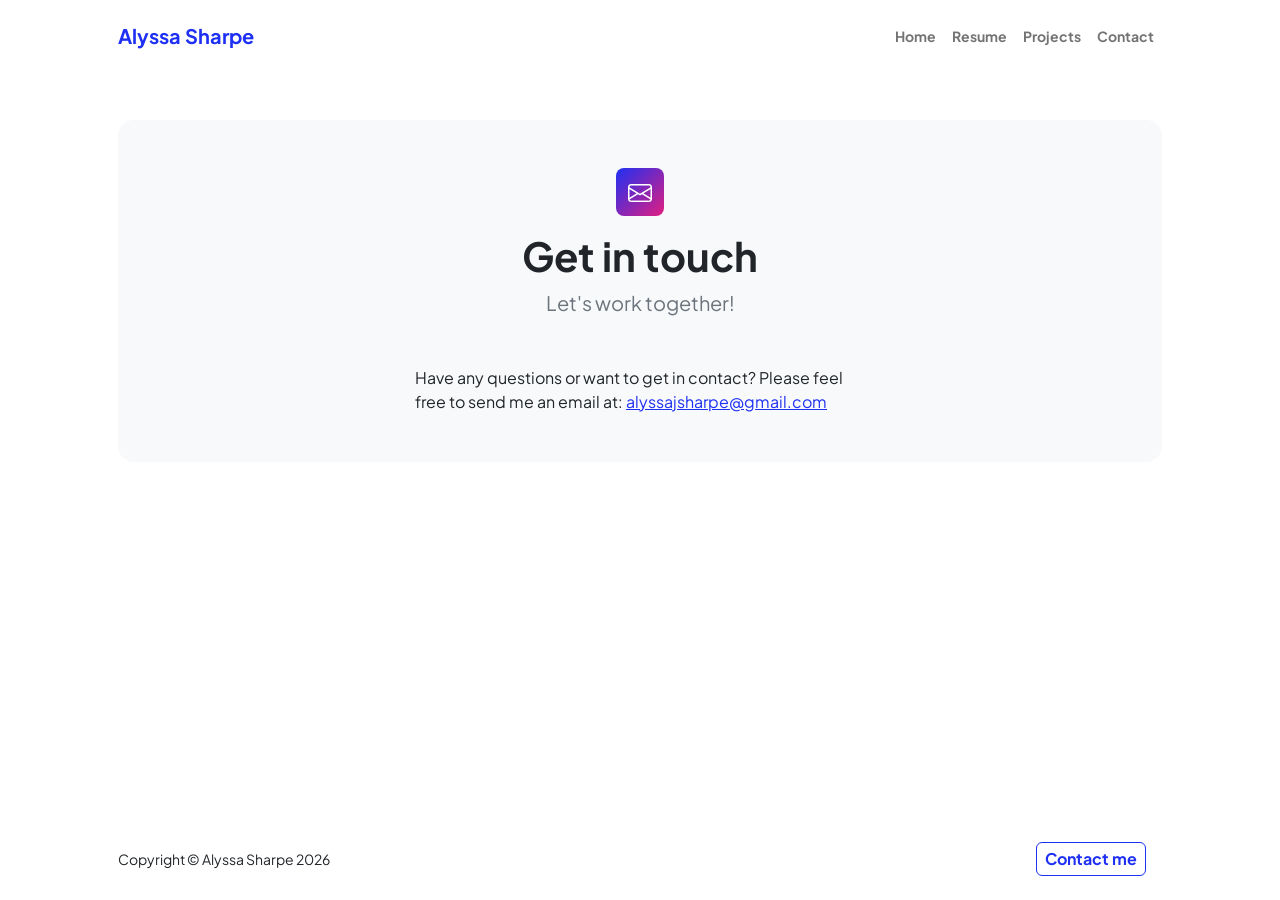
<file: contact.html>
<!DOCTYPE html>
<html lang="en">
    <head>
        <meta charset="utf-8" />
        <meta name="viewport" content="width=device-width, initial-scale=1, shrink-to-fit=no" />
        <meta name="description" content />
        <meta name="author" content />
        <title>Contact</title>
        <!-- Favicon-->
        <link rel="icon" type="image/x-icon" href="assets/favicon.ico" />
        <!-- Custom Google font-->
        <link rel="preconnect" href="https://fonts.googleapis.com" />
        <link rel="preconnect" href="https://fonts.gstatic.com" crossorigin />
        <link href="https://fonts.googleapis.com/css2?family=Plus+Jakarta+Sans:wght@100;200;300;400;500;600;700;800;900&amp;display=swap" rel="stylesheet" />
        <!-- Bootstrap icons-->
        <link href="https://cdn.jsdelivr.net/npm/bootstrap-icons@1.8.1/font/bootstrap-icons.css" rel="stylesheet" />
        <!-- Core theme CSS (includes Bootstrap)-->
        <link href="css/styles.css" rel="stylesheet" />
    </head>
    <body class="d-flex flex-column">
        <main class="flex-shrink-0">
            <!-- Navigation-->
            <nav class="navbar navbar-expand-lg navbar-light bg-white py-3">
                <div class="container px-5">
                    <a class="navbar-brand" href="index.html"><span class="fw-bolder text-primary">Alyssa Sharpe</span></a>
                    <button class="navbar-toggler" type="button" data-bs-toggle="collapse" data-bs-target="#navbarSupportedContent" aria-controls="navbarSupportedContent" aria-expanded="false" aria-label="Toggle navigation"><span class="navbar-toggler-icon"></span></button>
                    <div class="collapse navbar-collapse" id="navbarSupportedContent">
                        <ul class="navbar-nav ms-auto mb-2 mb-lg-0 small fw-bolder">
                            <li class="nav-item"><a class="nav-link" href="index.html">Home</a></li>
                            <li class="nav-item"><a class="nav-link" href="resume.html">Resume</a></li>
                            <li class="nav-item"><a class="nav-link" href="projects.html">Projects</a></li>
                            <li class="nav-item"><a class="nav-link" href="contact.html">Contact</a></li>
                        </ul>
                    </div>
                </div>
            </nav>
            <!-- Page content-->
            <section class="py-5">
                <div class="container px-5">
                    <!-- Contact form-->
                    <div class="bg-light rounded-4 py-5 px-4 px-md-5">
                        <div class="text-center mb-5">
                            <div class="feature bg-primary bg-gradient-primary-to-secondary text-white rounded-3 mb-3"><i class="bi bi-envelope"></i></div>
                            <h1 class="fw-bolder">Get in touch</h1>
                            <p class="lead fw-normal text-muted mb-0">Let's work together!</p>
                        </div>
                        <div class="row gx-5 justify-content-center">
                            <div class="col-lg-8 col-xl-6">
                                Have any questions or want to get in contact? Please feel free to send me an email at: <a href= "mailto:alyssajsharpe@gmail.com">alyssajsharpe@gmail.com</a>
                            </div>
                        </div>
                    </div>
                </div>
            </section>
        </main>
        <!-- Footer-->
        <footer class="bg-white py-4 mt-auto">
            <div class="container px-5">
                <div class="row align-items-center justify-content-between flex-column flex-sm-row">
                    <div class="col-auto"><div class="small m-0">Copyright &copy; Alyssa Sharpe 2026</div></div>
                    <div class="col-auto">
                       <a class="btn btn-outline-primary btn-small px-2 py-1 me-sm-3 fs-6 fw-bolder" href="contact.html">Contact me</a>
                    </div>
                </div>
            </div>
        </footer>
        <!-- Bootstrap core JS-->
        <script src="https://cdn.jsdelivr.net/npm/bootstrap@5.2.3/dist/js/bootstrap.bundle.min.js"></script>
        <!-- Core theme JS-->
        <script src="js/scripts.js"></script>
        <!-- * * * * * * * * * * * * * * * * * * * * * * * * * * * * * * * * * * * * * * * *-->
        <!-- * *                               SB Forms JS                               * *-->
        <!-- * * Activate your form at https://startbootstrap.com/solution/contact-forms * *-->
        <!-- * * * * * * * * * * * * * * * * * * * * * * * * * * * * * * * * * * * * * * * *-->
        <script src="https://cdn.startbootstrap.com/sb-forms-latest.js"></script>
    </body>
</html>
</file>
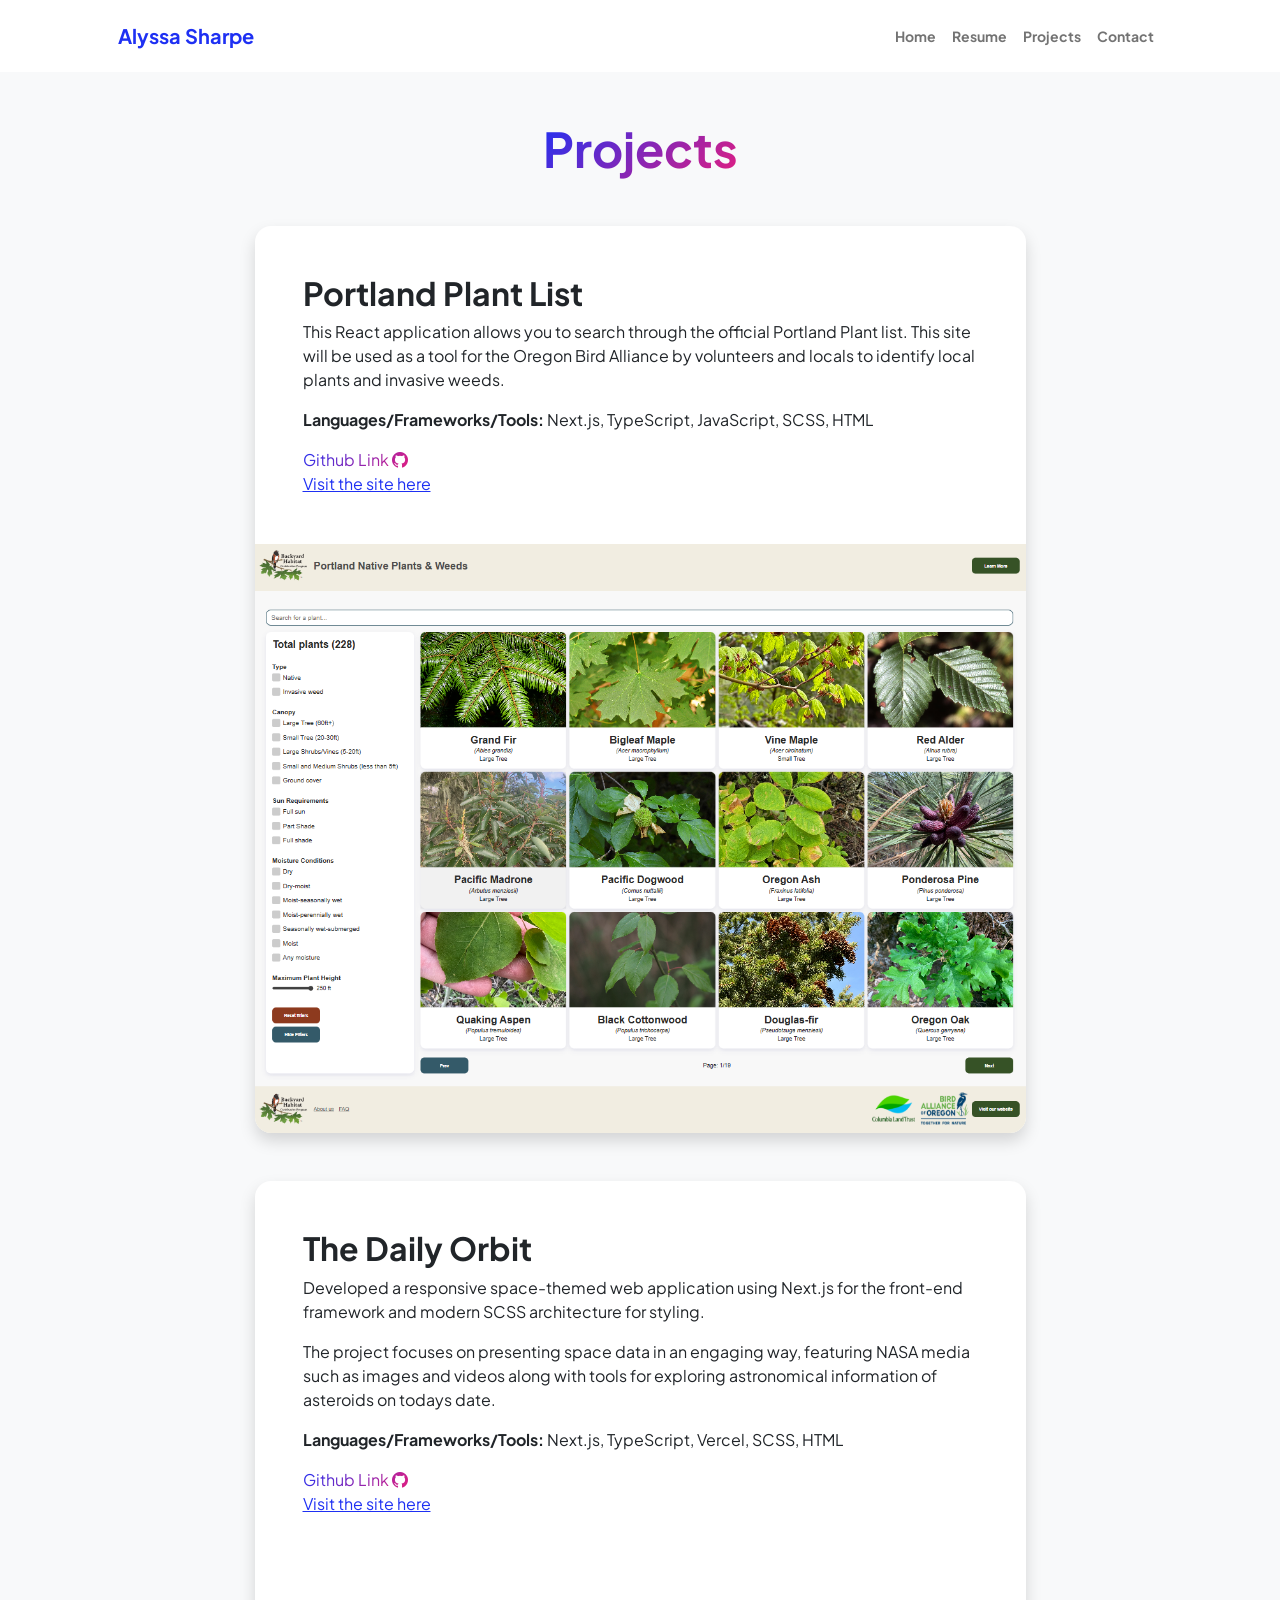
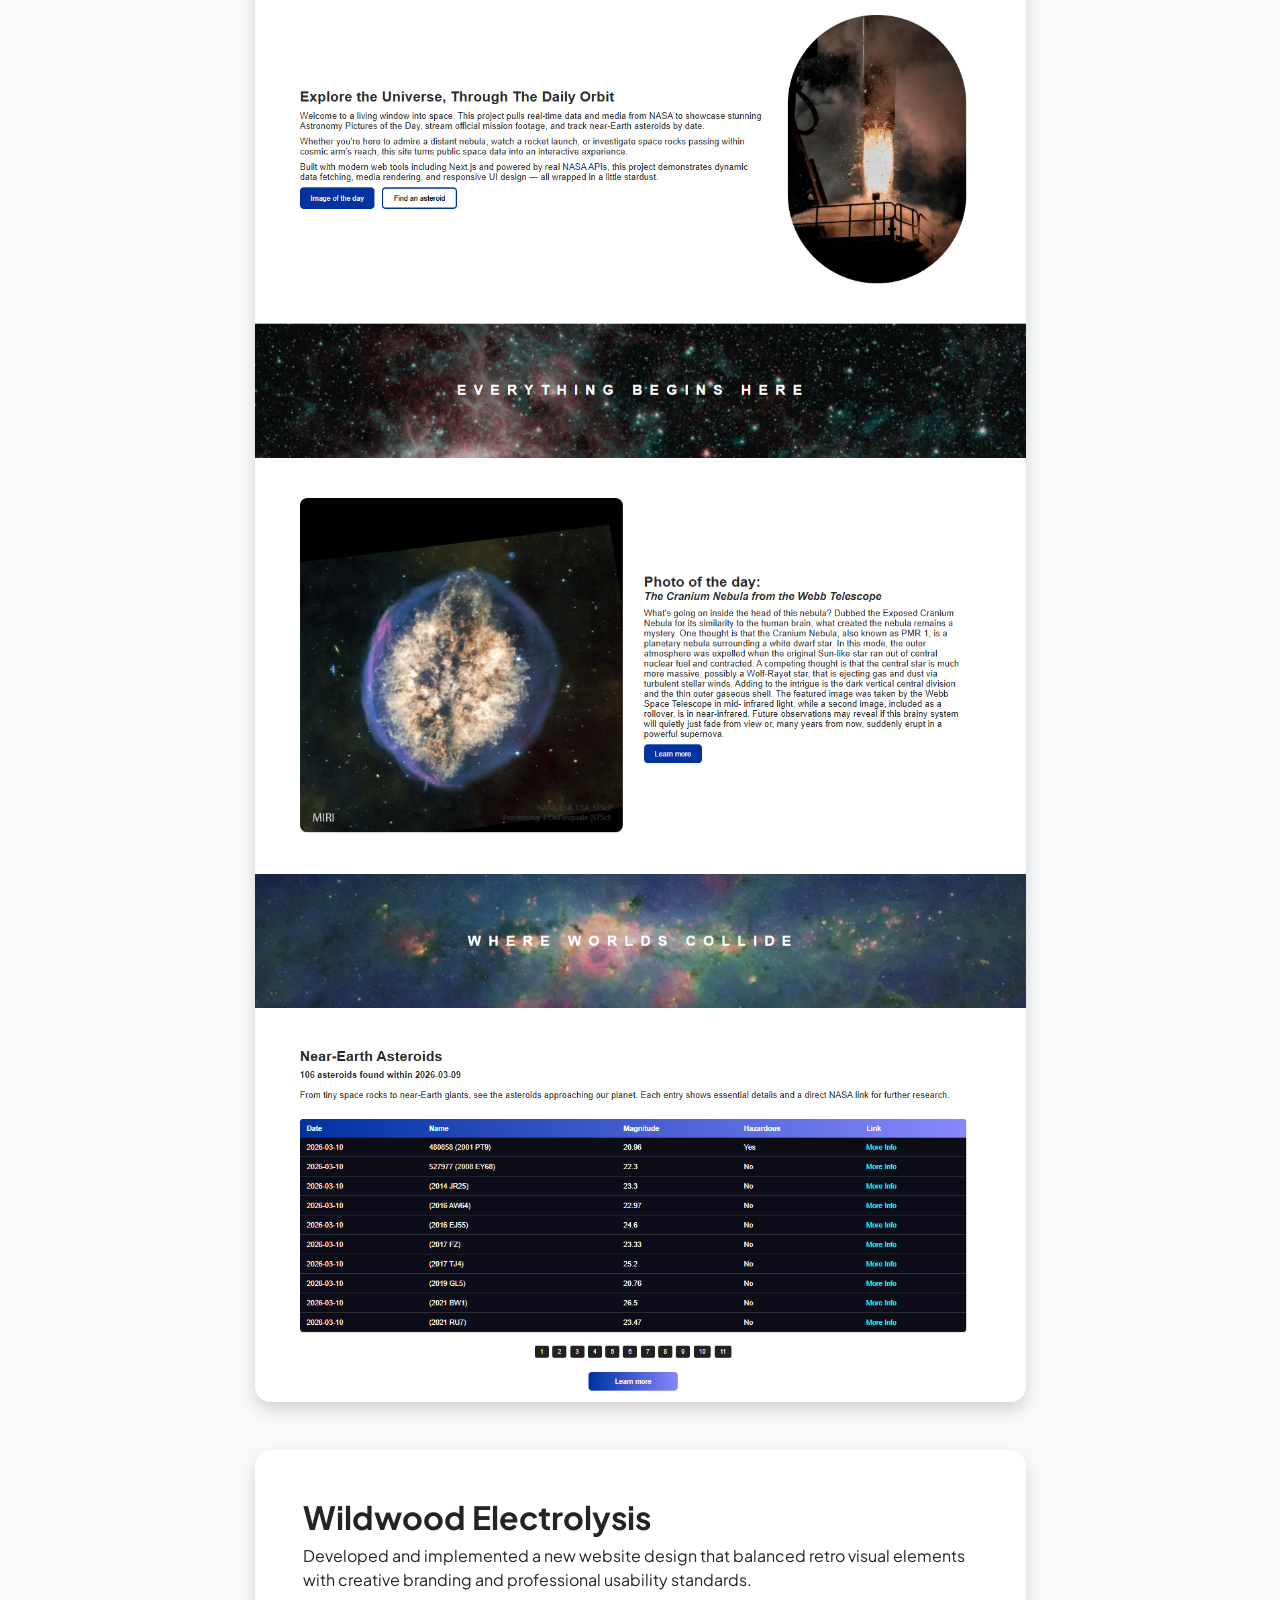
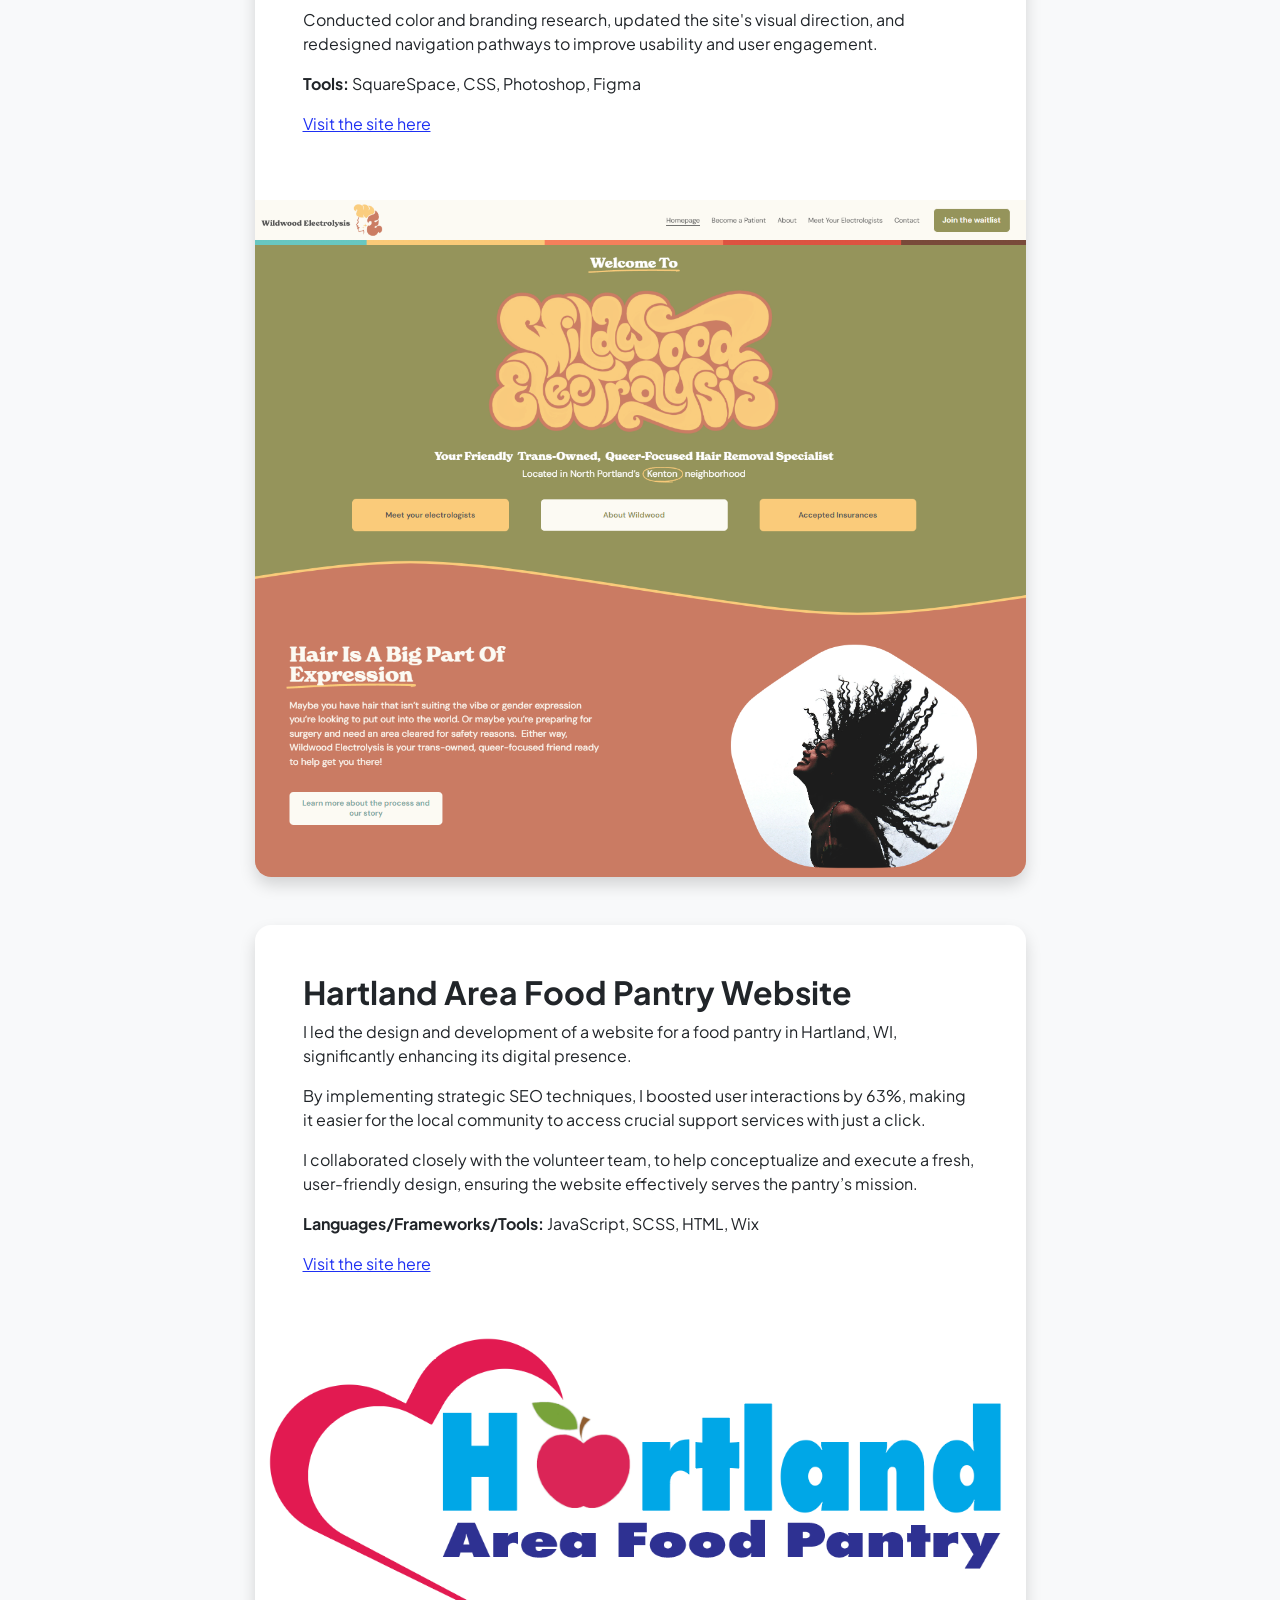
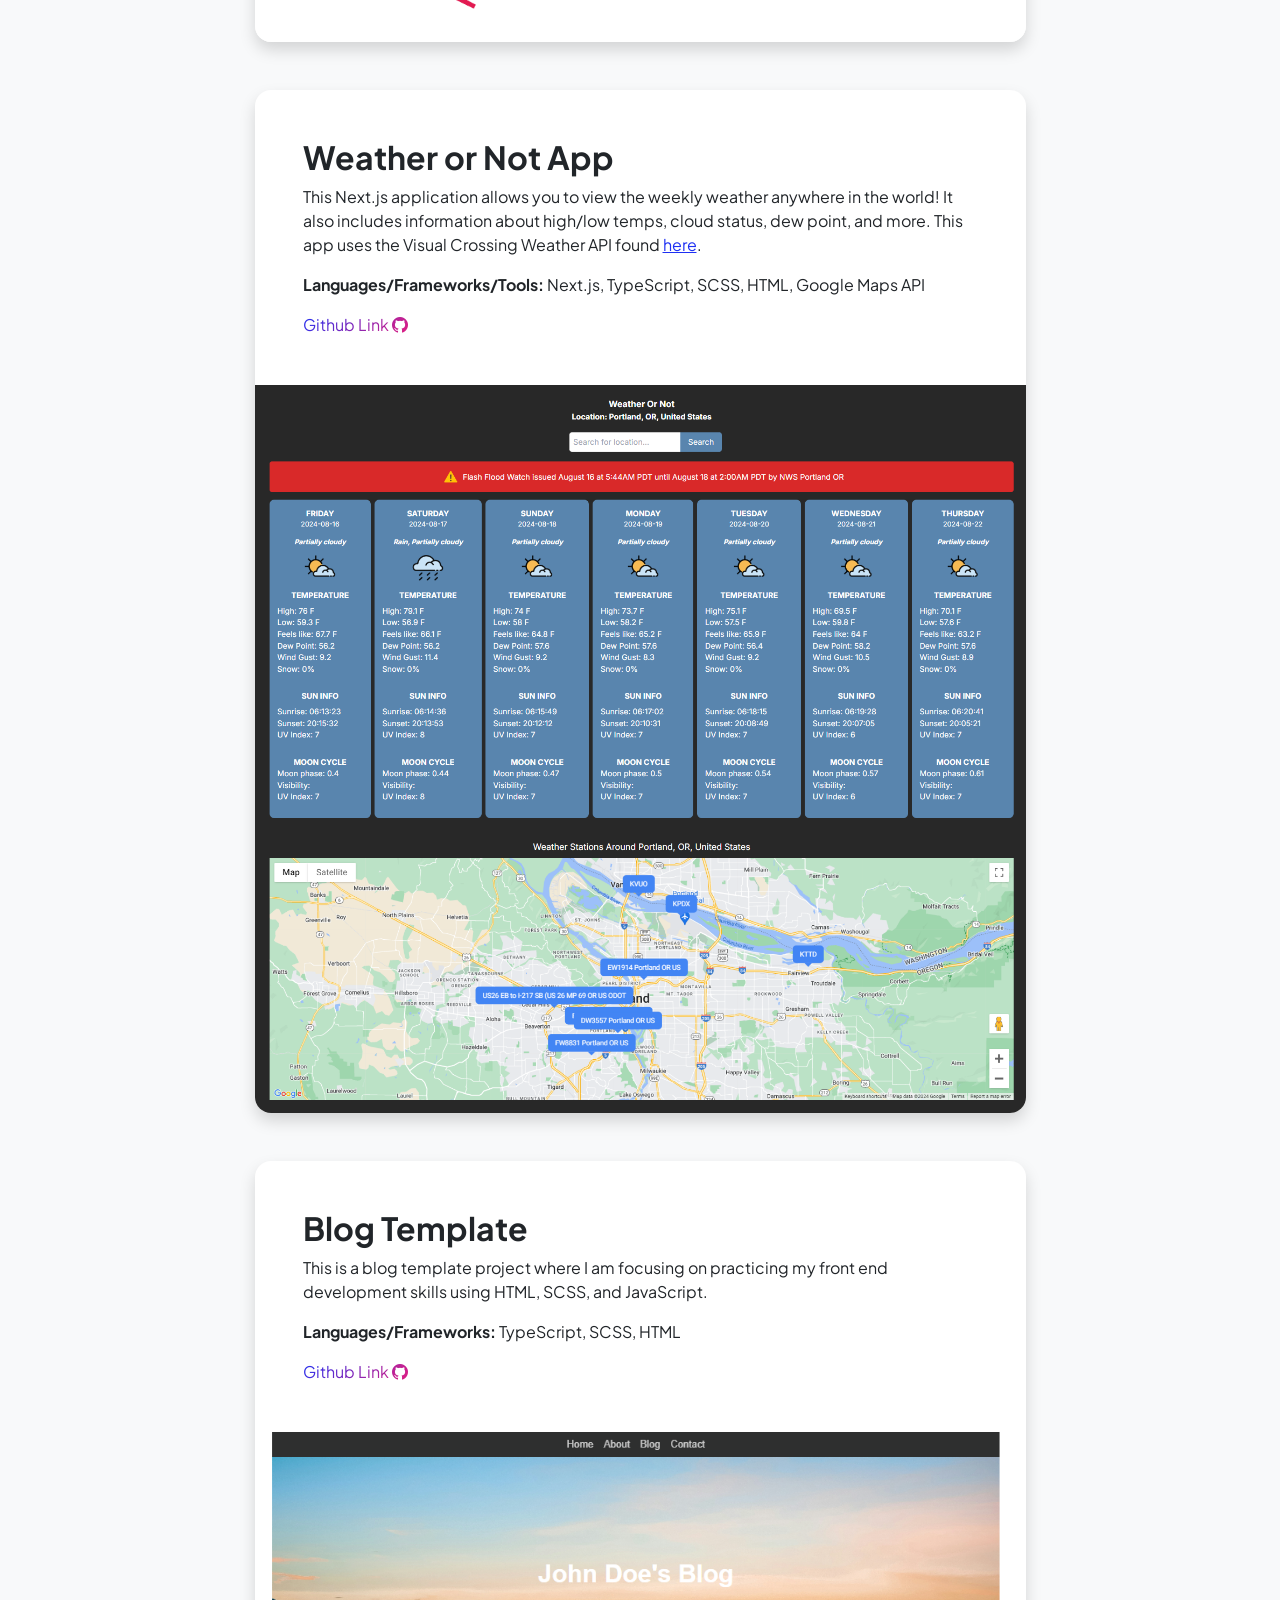
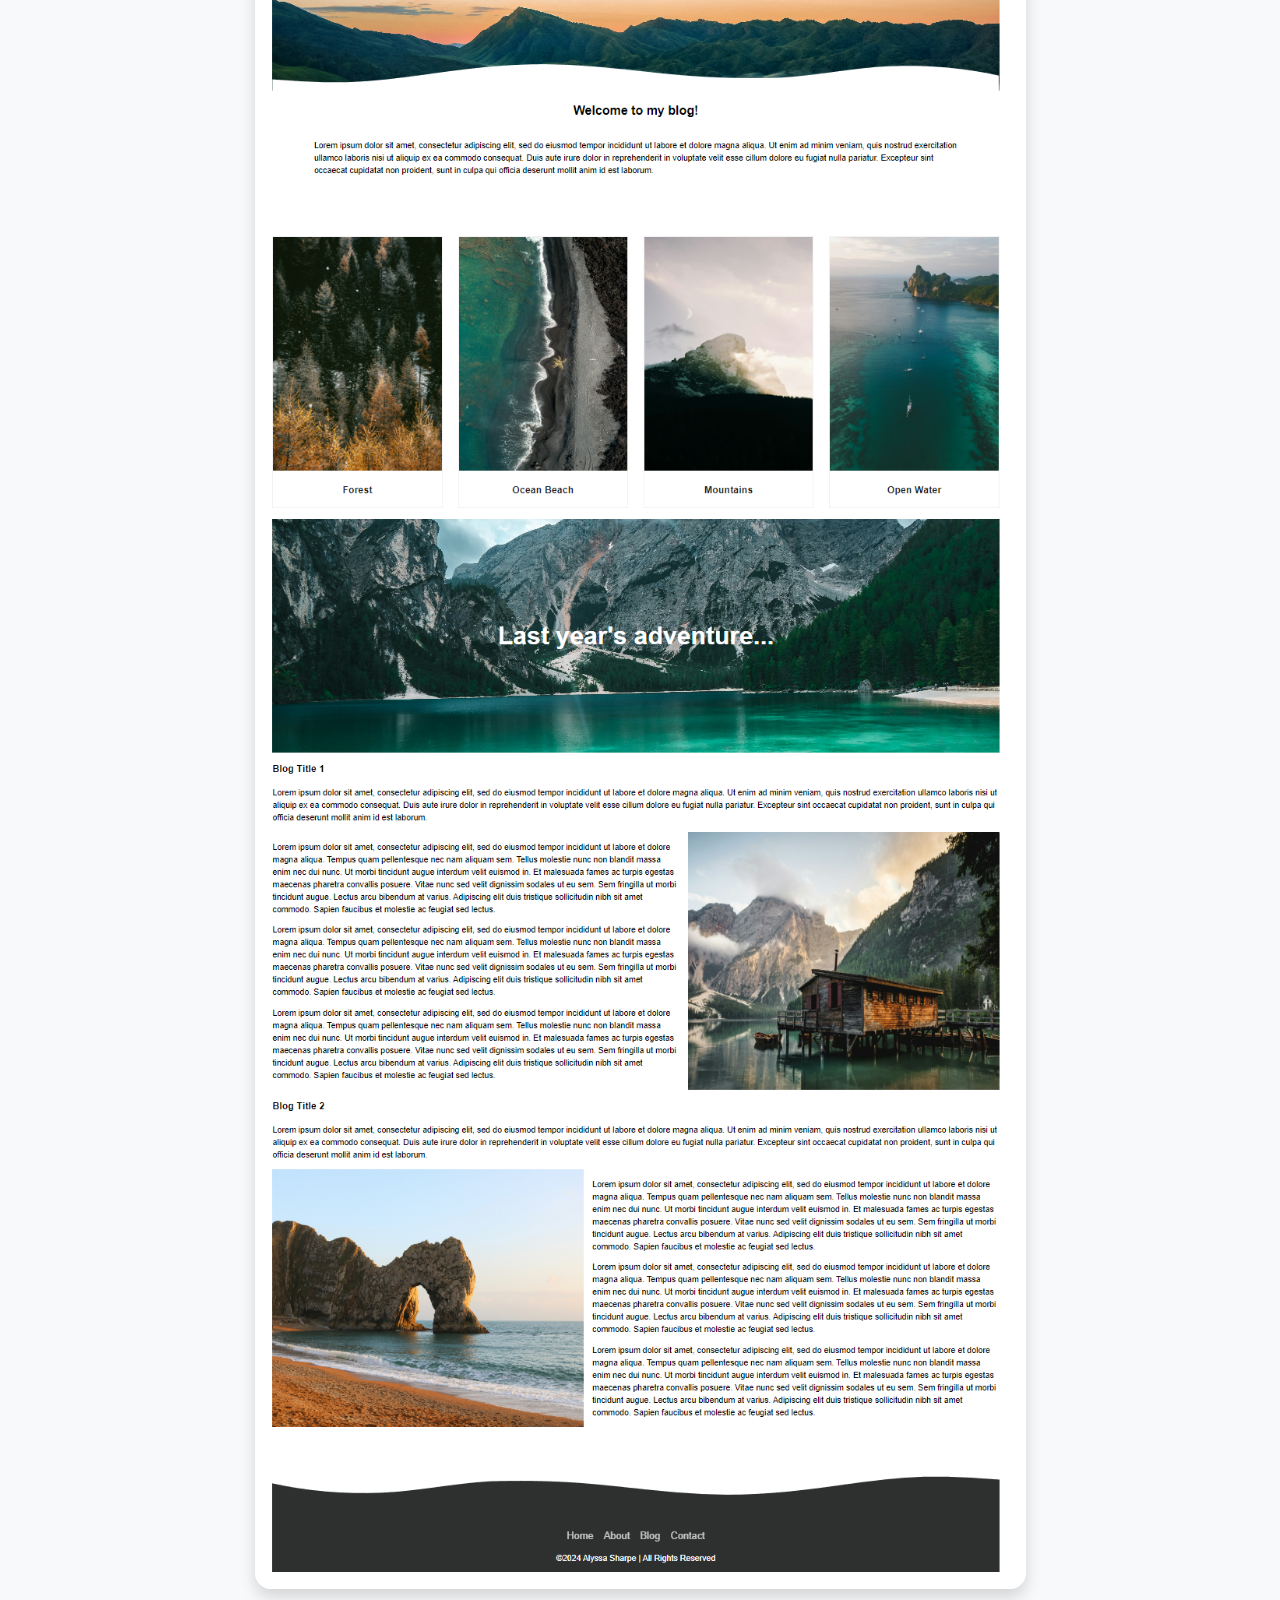
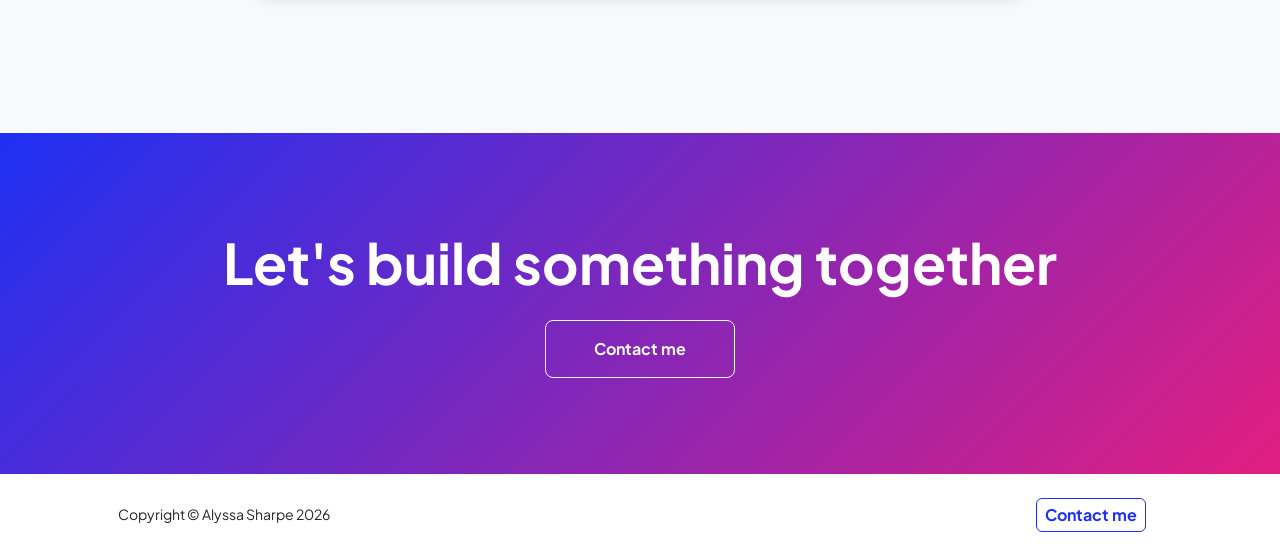
<file: projects.html>
<!DOCTYPE html>
<html lang="en">
    <head>
        <meta charset="utf-8" />
        <meta name="viewport" content="width=device-width, initial-scale=1, shrink-to-fit=no" />
        <meta name="description" content="" />
        <meta name="author" content="" />
        <title>Projects</title>
        <!-- Favicon-->
        <link rel="icon" type="image/x-icon" href="assets/favicon.ico" />
        <!-- Custom Google font-->
        <link rel="preconnect" href="https://fonts.googleapis.com" />
        <link rel="preconnect" href="https://fonts.gstatic.com" crossorigin />
        <link href="https://fonts.googleapis.com/css2?family=Plus+Jakarta+Sans:wght@100;200;300;400;500;600;700;800;900&amp;display=swap" rel="stylesheet" />
        <!-- Bootstrap icons-->
        <link href="https://cdn.jsdelivr.net/npm/bootstrap-icons@1.8.1/font/bootstrap-icons.css" rel="stylesheet" />
        <!-- Core theme CSS (includes Bootstrap)-->
        <link href="css/styles.css" rel="stylesheet" />
    </head>
    <body class="d-flex flex-column h-100 bg-light">
        <main class="flex-shrink-0">
            <!-- Navigation-->
            <nav class="navbar navbar-expand-lg navbar-light bg-white py-3">
                <div class="container px-5">
                    <a class="navbar-brand" href="index.html"><span class="fw-bolder text-primary">Alyssa Sharpe</span></a>
                    <button class="navbar-toggler" type="button" data-bs-toggle="collapse" data-bs-target="#navbarSupportedContent" aria-controls="navbarSupportedContent" aria-expanded="false" aria-label="Toggle navigation"><span class="navbar-toggler-icon"></span></button>
                    <div class="collapse navbar-collapse" id="navbarSupportedContent">
                        <ul class="navbar-nav ms-auto mb-2 mb-lg-0 small fw-bolder">
                            <li class="nav-item"><a class="nav-link" href="index.html">Home</a></li>
                            <li class="nav-item"><a class="nav-link" href="resume.html">Resume</a></li>
                            <li class="nav-item"><a class="nav-link" href="projects.html">Projects</a></li>
                            <li class="nav-item"><a class="nav-link" href="contact.html">Contact</a></li>
                        </ul>
                    </div>
                </div>
            </nav>
            <!-- Projects Section-->
            <section class="py-5">
                <div class="container px-5 mb-5">
                    <div class="text-center mb-5">
                        <h1 class="display-5 fw-bolder mb-0"><span class="text-gradient d-inline">Projects</span></h1>
                    </div>
                    <div class="row gx-5 justify-content-center">
                        <div class="col-lg-11 col-xl-9 col-xxl-8">
                            <!-- Project Card 1 -->
                              <div class="card overflow-hidden shadow rounded-4 border-0 mb-5">
                                <div class="card-body p-0">
                                    <div class="d-flex align-items-center">
                                        <div class="p-5">
                                            <h2 class="fw-bolder">Portland Plant List</h2>
                                            <p>This React application allows you to search through the official Portland Plant list. This site will be used as a tool for the Oregon Bird Alliance by volunteers and locals to identify local plants and invasive weeds. 
                                            <p><strong>Languages/Frameworks/Tools:</strong> Next.js, TypeScript, JavaScript, SCSS, HTML</p>
                                            <a class="text-gradient" href="https://github.com/alyssajsharpe/Portland-Plant-List">Github Link <i class="bi bi-github"></i></a>
                                            <div><a href="https://portlandplantlist.vercel.app/">Visit the site here</a></div>
                                        </div>
                                    </div>
                                </div>
                                <img class="img-fluid" src="assets/PortlandPlantList.png" alt="A screenshot of a grid of plants that are searchable by checkboxes and a search bar. " />
                            </div>
                            <!-- Project Card 2 -->
                             <div class="card overflow-hidden shadow rounded-4 border-0 mb-5">
                                <div class="card-body p-0">
                                    <div class="d-flex align-items-center">
                                        <div class="p-5">
                                            <h2 class="fw-bolder">The Daily Orbit</h2>
                                            <p>Developed a responsive space-themed web application using Next.js for the front-end framework and modern SCSS architecture for styling.</p>
                                            <p>The project focuses on presenting space data in an engaging way, featuring NASA media such as images and videos along with tools for exploring astronomical information of asteroids on todays date.</p>
                                                <p><strong>Languages/Frameworks/Tools:</strong> Next.js, TypeScript, Vercel, SCSS, HTML</p>
                                                <div><a class="text-gradient" href="https://github.com/alyssajsharpe/The-Daily-Orbit">Github Link <i class="bi bi-github"></i></a></div>
                                                <div><a href="https://the-daily-orbit.vercel.app/">Visit the site here</a></div>
                                            </p>
                                        </div>
                                    </div>
                                </div>
                                <a href="https://thedailyorbit.vercel.app/"><img class="img-fluid" src="assets/dailyOrbit2.png" alt="A screenshot of a website containing images of space" /></a>
                            </div>

                            <!-- Project Card 3 -->
                             <div class="card overflow-hidden shadow rounded-4 border-0 mb-5">
                                <div class="card-body p-0">
                                    <div class="d-flex align-items-center">
                                        <div class="p-5">
                                            <h2 class="fw-bolder">Wildwood Electrolysis</h2>
                                            <p>Developed and implemented a new website design that balanced retro visual elements with creative branding and professional usability standards.</p>
                                            <p>Conducted color and branding research, updated the site's visual direction, and redesigned navigation pathways to improve usability and user engagement.</p>
                                                <p><strong>Tools:</strong> SquareSpace, CSS, Photoshop, Figma</p>
                                                <div><a href="https://wildwoodelectro.com/">Visit the site here</a></div>
                                            </p>
                                        </div>
                                    </div>
                                </div>
                                <a href="https://wildwoodelectro.com/"><img class="img-fluid" src="assets/WildwoodWebsite.png" alt="Image of the Wildwood Electrolysis website" /></a>
                            </div>

                             <!-- Project Card 4 -->
                             <div class="card overflow-hidden shadow rounded-4 border-0 mb-5">
                                <div class="card-body p-0">
                                    <div class="d-flex align-items-center">
                                        <div class="p-5">
                                            <h2 class="fw-bolder">Hartland Area Food Pantry Website</h2>
                                            <p>I led the design and development of a website for a food pantry in Hartland, WI, significantly enhancing its digital presence.</p>
                                            <p> By implementing strategic SEO techniques, I boosted user interactions by 63%, making it easier for the local community to access crucial support services with just a click.</p>
                                            <p>I collaborated closely with the volunteer team, to help conceptualize and execute a fresh, user-friendly design, ensuring the website effectively serves the pantry’s mission.</p>
                                             <p><strong>Languages/Frameworks/Tools:</strong> JavaScript, SCSS, HTML, Wix</p>
                                            <div><a href="https://www.hartlandareafoodpantry.org/">Visit the site here</a></div>
                                        </div>
                                    </div>
                                </div>
                                <a href="https://www.hartlandareafoodpantry.org/"><img class="img-fluid" src="assets/hartlandfoodpantry.png" alt="Hartland Area Food Pantry logo" /></a>
                            </div>
                        
                            <!-- Project Card 5 -->
                            <div class="card overflow-hidden shadow rounded-4 border-0 mb-5">
                                <div class="card-body p-0">
                                    <div class="d-flex align-items-center">
                                        <div class="p-5">
                                            <h2 class="fw-bolder">Weather or Not App</h2>
                                            <p>This Next.js application allows you to view the weekly weather anywhere in the world! It also includes information about high/low temps, cloud status, dew point, and more. This app uses the Visual Crossing Weather API found <a href="https://www.visualcrossing.com/resources/documentation/weather-api/timeline-weather-api/">here</a>.</p>
                                            <p><strong>Languages/Frameworks/Tools:</strong> Next.js, TypeScript, SCSS, HTML, Google Maps API</p>
                                            <a class="text-gradient" href="https://github.com/alyssajsharpe/Weather-or-Not">Github Link <i class="bi bi-github"></i></a>
                                        </div>
                                    </div>
                                </div>
                                <img class="img-fluid" src="assets/weatherornot.png" alt="A screenshot from the Weather or Not app featuring 7 days of weather in a grid." />
                            </div>
                            <!-- Project Card 6 -->
                            <div class="card overflow-hidden shadow rounded-4 border-0 mb-5">
                                <div class="card-body p-0">
                                    <div class="d-flex align-items-center">
                                        <div class="p-5">
                                            <h2 class="fw-bolder">Blog Template</h2>
                                            <p>This is a blog template project where I am focusing on practicing my front end development skills using HTML, SCSS, and JavaScript. </p>
                                            <p><strong>Languages/Frameworks:</strong> TypeScript, SCSS, HTML</p>
                                            <a class="text-gradient" href="https://github.com/alyssajsharpe/blog-template">Github Link <i class="bi bi-github"></i></a>
                                        </div>
                                    </div>
                                </div>
                                <img class="img-fluid" src="assets/blog_template.png" alt="Example of a blog template" />
                            </div>
                        </div>
                    </div>
                </div>
            </section>
            <!-- Call to action section-->
            <section class="py-5 bg-gradient-primary-to-secondary text-white">
                <div class="container px-5 my-5">
                    <div class="text-center">
                        <h2 class="display-4 fw-bolder mb-4">Let's build something together</h2>
                        <a class="btn btn-outline-light btn-lg px-5 py-3 fs-6 fw-bolder" href="contact.html">Contact me</a>
                    </div>
                </div>
            </section>
        </main>
        <!-- Footer-->
        <footer class="bg-white py-4 mt-auto">
            <div class="container px-5">
                <div class="row align-items-center justify-content-between flex-column flex-sm-row">
                    <div class="col-auto"><div class="small m-0">Copyright &copy; Alyssa Sharpe 2026</div></div>
                    <div class="col-auto">
                       <a class="btn btn-outline-primary btn-small px-2 py-1 me-sm-3 fs-6 fw-bolder" href="contact.html">Contact me</a>
                    </div>
                </div>
            </div>
        </footer>
        <!-- Bootstrap core JS-->
        <script src="https://cdn.jsdelivr.net/npm/bootstrap@5.2.3/dist/js/bootstrap.bundle.min.js"></script>
        <!-- Core theme JS-->
        <script src="js/scripts.js"></script>
    </body>
</html>
</file>
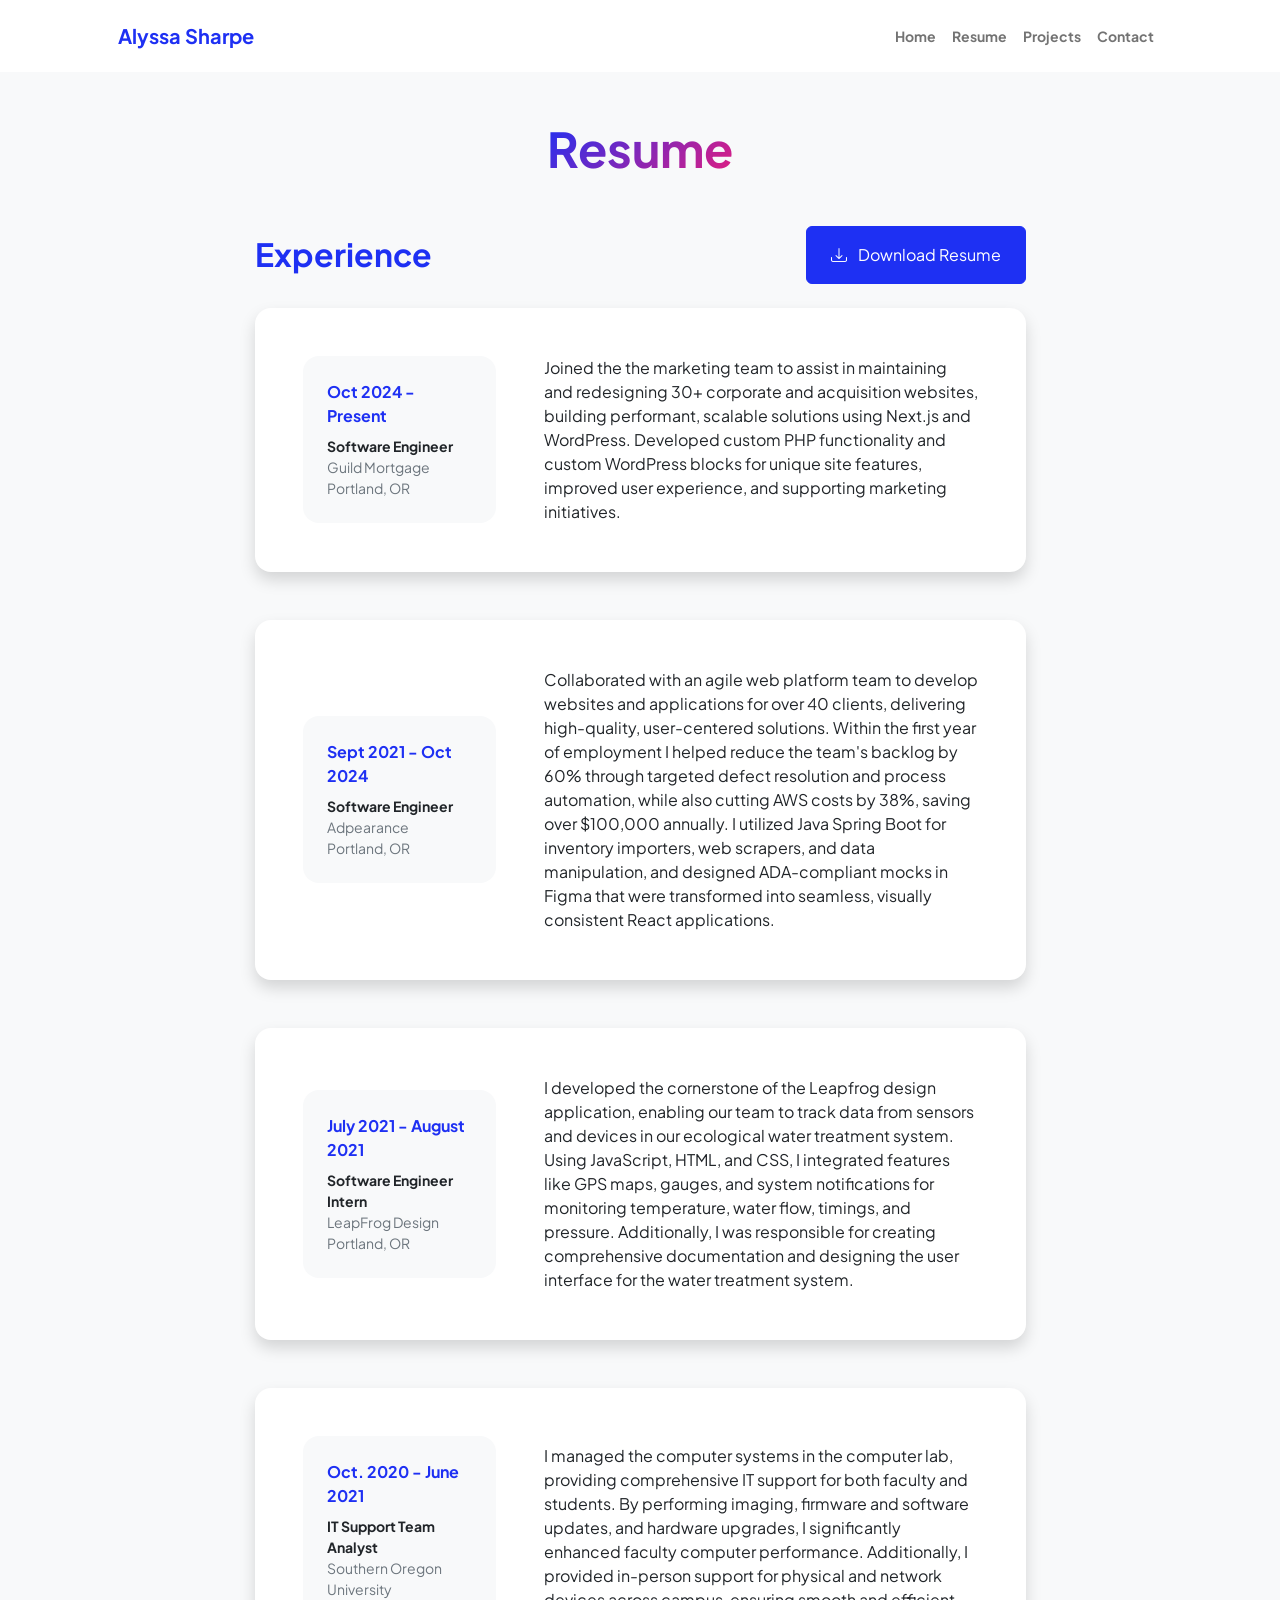
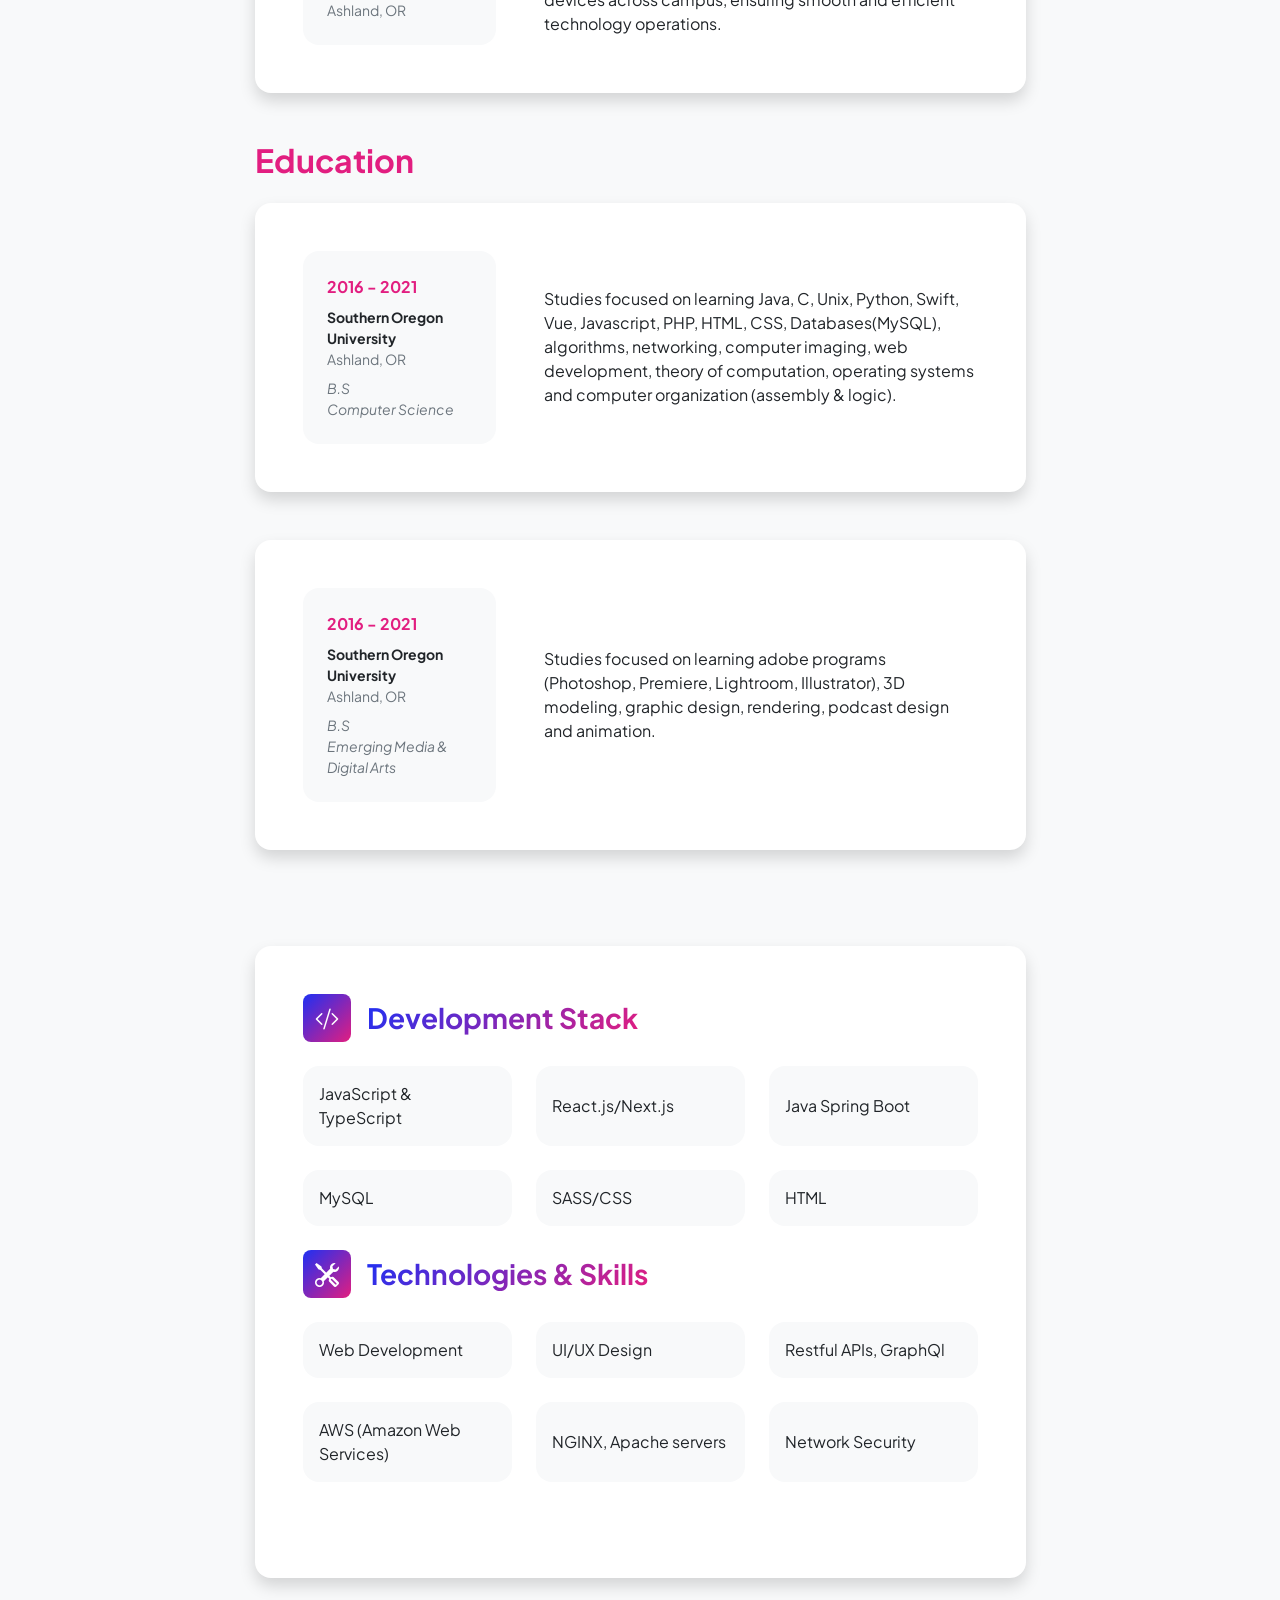
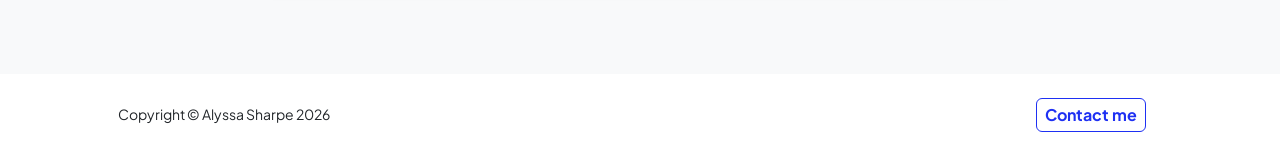
<file: resume.html>
<!DOCTYPE html>
<html lang="en">
    <head>
        <meta charset="utf-8" />
        <meta name="viewport" content="width=device-width, initial-scale=1, shrink-to-fit=no" />
        <meta name="description" content="" />
        <meta name="author" content="" />
        <title>Resume</title>
        <!-- Favicon-->
        <link rel="icon" type="image/x-icon" href="assets/favicon.ico" />
        <!-- Custom Google font-->
        <link rel="preconnect" href="https://fonts.googleapis.com" />
        <link rel="preconnect" href="https://fonts.gstatic.com" crossorigin />
        <link href="https://fonts.googleapis.com/css2?family=Plus+Jakarta+Sans:wght@100;200;300;400;500;600;700;800;900&amp;display=swap" rel="stylesheet" />
        <!-- Bootstrap icons-->
        <link href="https://cdn.jsdelivr.net/npm/bootstrap-icons@1.8.1/font/bootstrap-icons.css" rel="stylesheet" />
        <!-- Core theme CSS (includes Bootstrap)-->
        <link href="css/styles.css" rel="stylesheet" />
    </head>
    <body class="d-flex flex-column h-100 bg-light">
        <main class="flex-shrink-0">
            <!-- Navigation-->
            <nav class="navbar navbar-expand-lg navbar-light bg-white py-3">
                <div class="container px-5">
                    <a class="navbar-brand" href="index.html"><span class="fw-bolder text-primary">Alyssa Sharpe</span></a>
                    <button class="navbar-toggler" type="button" data-bs-toggle="collapse" data-bs-target="#navbarSupportedContent" aria-controls="navbarSupportedContent" aria-expanded="false" aria-label="Toggle navigation"><span class="navbar-toggler-icon"></span></button>
                    <div class="collapse navbar-collapse" id="navbarSupportedContent">
                        <ul class="navbar-nav ms-auto mb-2 mb-lg-0 small fw-bolder">
                            <li class="nav-item"><a class="nav-link" href="index.html">Home</a></li>
                            <li class="nav-item"><a class="nav-link" href="resume.html">Resume</a></li>
                            <li class="nav-item"><a class="nav-link" href="projects.html">Projects</a></li>
                            <li class="nav-item"><a class="nav-link" href="contact.html">Contact</a></li>
                        </ul>
                    </div>
                </div>
            </nav>
            <!-- Page Content-->
            <div class="container px-5 my-5">
                <div class="text-center mb-5">
                    <h1 class="display-5 fw-bolder mb-0"><span class="text-gradient d-inline">Resume</span></h1>
                </div>
                <div class="row gx-5 justify-content-center">
                    <div class="col-lg-11 col-xl-9 col-xxl-8">
                        <!-- Experience Section-->
                        <section>
                            <div class="d-flex align-items-center justify-content-between mb-4">
                                <h2 class="text-primary fw-bolder mb-0">Experience</h2>
                                <!-- Download resume button-->
                                <!-- Note: Set the link href target to a PDF file within your project-->
                                <a class="btn btn-primary px-4 py-3" target="_blank" href="https://drive.google.com/file/d/1xM8Ut_UYmiL-DzDq-Aa7a2B0wn3goAzg/view?usp=sharing">
                                    <div class="d-inline-block bi bi-download me-2"></div>
                                    Download Resume
                                </a>
                            </div>
                            <!-- Experience Card 1 -->
                              <div class="card shadow border-0 rounded-4 mb-5">
                                <div class="card-body p-5">
                                    <div class="row align-items-center gx-5">
                                        <div class="col text-center text-lg-start mb-4 mb-lg-0">
                                            <div class="bg-light p-4 rounded-4">
                                                <div class="text-primary fw-bolder mb-2">Oct 2024 - Present</div>
                                                <div class="small fw-bolder">Software Engineer</div>
                                                <div class="small text-muted">Guild Mortgage</div>
                                                <div class="small text-muted">Portland, OR</div>
                                            </div>
                                        </div>
                                        <div class="col-lg-8"><div>Joined the the marketing team to assist in maintaining and redesigning 30+ corporate and acquisition websites, building performant, scalable solutions using Next.js and WordPress. Developed custom PHP functionality and custom WordPress blocks for unique site features, improved user experience, and supporting marketing initiatives.</div></div>
                                    </div>
                                </div>
                            </div>
                             <!-- Experience Card 2-->
                            <div class="card shadow border-0 rounded-4 mb-5">
                                <div class="card-body p-5">
                                    <div class="row align-items-center gx-5">
                                        <div class="col text-center text-lg-start mb-4 mb-lg-0">
                                            <div class="bg-light p-4 rounded-4">
                                                <div class="text-primary fw-bolder mb-2">Sept 2021 - Oct 2024</div>
                                                <div class="small fw-bolder">Software Engineer</div>
                                                <div class="small text-muted">Adpearance</div>
                                                <div class="small text-muted">Portland, OR</div>
                                            </div>
                                        </div>
                                        <div class="col-lg-8"><div>Collaborated with an agile web platform team to develop websites and applications for over 40 clients, delivering high-quality, user-centered solutions. Within the first year of employment I helped reduce the team's backlog by 60% through targeted defect resolution and process automation, while also cutting AWS costs by 38%, saving over $100,000 annually. I utilized Java Spring Boot for inventory importers, web scrapers, and data manipulation, and designed ADA-compliant mocks in Figma that were transformed into seamless, visually consistent React applications.</div></div>
                                    </div>
                                </div>
                            </div>
                            <!-- Experience Card 3 -->
                            <div class="card shadow border-0 rounded-4 mb-5">
                                <div class="card-body p-5">
                                    <div class="row align-items-center gx-5">
                                        <div class="col text-center text-lg-start mb-4 mb-lg-0">
                                            <div class="bg-light p-4 rounded-4">
                                                <div class="text-primary fw-bolder mb-2">July 2021 - August 2021</div>
                                                <div class="small fw-bolder">Software Engineer Intern</div>
                                                <div class="small text-muted">LeapFrog Design</div>
                                                <div class="small text-muted">Portland, OR</div>
                                            </div>
                                        </div>
                                        <div class="col-lg-8"><div>I developed the cornerstone of the Leapfrog design application, enabling our team to track data from sensors and devices in our ecological water treatment system. Using JavaScript, HTML, and CSS, I integrated features like GPS maps, gauges, and system notifications for monitoring temperature, water flow, timings, and pressure. Additionally, I was responsible for creating comprehensive documentation and designing the user interface for the water treatment system.</div></div>
                                    </div>
                                </div>
                            </div>
                            <!-- Experience Card 4 -->
                            <div class="card shadow border-0 rounded-4 mb-5">
                                <div class="card-body p-5">
                                    <div class="row align-items-center gx-5">
                                        <div class="col text-center text-lg-start mb-4 mb-lg-0">
                                            <div class="bg-light p-4 rounded-4">
                                                <div class="text-primary fw-bolder mb-2">Oct. 2020 - June 2021</div>
                                                <div class="small fw-bolder">IT Support Team Analyst</div>
                                                <div class="small text-muted">Southern Oregon University</div>
                                                <div class="small text-muted">Ashland, OR</div>
                                            </div>
                                        </div>
                                        <div class="col-lg-8"><div>I managed the computer systems in the computer lab, providing comprehensive IT support for both faculty and students. By performing imaging, firmware and software updates, and hardware upgrades, I significantly enhanced faculty computer performance. Additionally, I provided in-person support for physical and network devices across campus, ensuring smooth and efficient technology operations.</div></div>
                                    </div>
                                </div>
                            </div>
                        </section>
                        <!-- Education Section-->
                        <section>
                            <h2 class="text-secondary fw-bolder mb-4">Education</h2>
                            <!-- Education Card 1-->
                            <div class="card shadow border-0 rounded-4 mb-5">
                                <div class="card-body p-5">
                                    <div class="row align-items-center gx-5">
                                        <div class="col text-center text-lg-start mb-4 mb-lg-0">
                                            <div class="bg-light p-4 rounded-4">
                                                <div class="text-secondary fw-bolder mb-2">2016 - 2021</div>
                                                <div class="mb-2">
                                                    <div class="small fw-bolder">Southern Oregon University</div>
                                                    <div class="small text-muted">Ashland, OR</div>
                                                </div>
                                                <div class="fst-italic">
                                                    <div class="small text-muted">B.S</div>
                                                    <div class="small text-muted">Computer Science</div>
                                                </div>
                                            </div>
                                        </div>
                                        <div class="col-lg-8"><div>Studies focused on learning Java, C, Unix, Python, Swift, Vue, Javascript, PHP, HTML, CSS, Databases(MySQL), algorithms, networking, computer imaging, web development, theory of computation, operating systems and computer organization (assembly & logic).</div></div>
                                    </div>
                                </div>
                            </div>
                            <!-- Education Card 2-->
                            <div class="card shadow border-0 rounded-4 mb-5">
                                <div class="card-body p-5">
                                    <div class="row align-items-center gx-5">
                                        <div class="col text-center text-lg-start mb-4 mb-lg-0">
                                            <div class="bg-light p-4 rounded-4">
                                                 <div class="text-secondary fw-bolder mb-2">2016 - 2021</div>
                                                <div class="mb-2">
                                                    <div class="small fw-bolder">Southern Oregon University</div>
                                                    <div class="small text-muted">Ashland, OR</div>
                                                </div>
                                                <div class="fst-italic">
                                                    <div class="small text-muted">B.S</div>
                                                    <div class="small text-muted">Emerging Media & Digital Arts</div>
                                                </div>
                                            </div>
                                        </div>
                                        <div class="col-lg-8"><div>Studies focused on learning adobe programs (Photoshop, Premiere, Lightroom, Illustrator), 3D modeling, graphic design, rendering, podcast design and animation.</div></div>
                                    </div>
                                </div>
                            </div>
                        </section>
                        <!-- Divider-->
                        <div class="pb-5"></div>
                        <!-- Skills Section-->
                        <section>
                            <!-- Skillset Card-->
                            <div class="card shadow border-0 rounded-4 mb-5">
                                <div class="card-body p-5">
                                     <!-- Languages list-->
                                     <div class="mb-0">
                                        <div class="d-flex align-items-center mb-4">
                                            <div class="feature bg-primary bg-gradient-primary-to-secondary text-white rounded-3 me-3"><i class="bi bi-code-slash"></i></div>
                                            <h3 class="fw-bolder mb-0"><span class="text-gradient d-inline">Development Stack</span></h3>
                                        </div>
                                        <div class="row row-cols-1 row-cols-md-3 mb-4">
                                            <div class="col"><div class="d-flex align-items-center bg-light rounded-4 p-3 h-100">JavaScript & TypeScript</div></div>
                                            <div class="col mb-4 mb-md-0"><div class="d-flex align-items-center bg-light rounded-4 p-3 h-100">React.js/Next.js</div></div>
                                            <div class="col mb-4 mb-md-0"><div class="d-flex align-items-center bg-light rounded-4 p-3 h-100">Java Spring Boot</div></div>
                                        </div>
                                        <div class="row row-cols-1 row-cols-md-3 mb-4">
                                            <div class="col"><div class="d-flex align-items-center bg-light rounded-4 p-3 h-100">MySQL</div></div>
                                            <div class="col mb-4 mb-md-0"><div class="d-flex align-items-center bg-light rounded-4 p-3 h-100">SASS/CSS</div></div>
                                            <div class="col mb-4 mb-md-0"><div class="d-flex align-items-center bg-light rounded-4 p-3 h-100">HTML</div></div>
                                        </div>
                                       
                                    </div>
                                    <!-- Technologies list-->
                                    <div class="mb-5">
                                        <div class="d-flex align-items-center mb-4">
                                            <div class="feature bg-primary bg-gradient-primary-to-secondary text-white rounded-3 me-3"><i class="bi bi-tools"></i></div>
                                            <h3 class="fw-bolder mb-0"><span class="text-gradient d-inline">Technologies & Skills</span></h3>
                                        </div>
                                        <div class="row row-cols-1 row-cols-md-3 mb-4">
                                            <div class="col mb-4 mb-md-0"><div class="d-flex align-items-center bg-light rounded-4 p-3 h-100">Web Development</div></div>
                                            <div class="col"><div class="d-flex align-items-center bg-light rounded-4 p-3 h-100">UI/UX Design</div></div>
                                            <div class="col"><div class="d-flex align-items-center bg-light rounded-4 p-3 h-100">Restful APIs, GraphQl</div></div>
                                        </div>
                                        <div class="row row-cols-1 row-cols-md-3 mb-4">
                                            <div class="col mb-4 mb-md-0"><div class="d-flex align-items-center bg-light rounded-4 p-3 h-100">AWS (Amazon Web Services)</div></div>
                                            <div class="col mb-4 mb-md-0"><div class="d-flex align-items-center bg-light rounded-4 p-3 h-100">NGINX, Apache servers</div></div>
                                            <div class="col mb-4 mb-md-0"><div class="d-flex align-items-center bg-light rounded-4 p-3 h-100">Network Security</div></div>
                                        </div>
                                    </div>
                                </div>
                            </div>
                        </section>
                    </div>
                </div>
            </div>
        </main>
        <!-- Footer-->
        <footer class="bg-white py-4 mt-auto">
            <div class="container px-5">
                <div class="row align-items-center justify-content-between flex-column flex-sm-row">
                    <div class="col-auto"><div class="small m-0">Copyright &copy; Alyssa Sharpe 2026</div></div>
                    <div class="col-auto">
                       <a class="btn btn-outline-primary btn-small px-2 py-1 me-sm-3 fs-6 fw-bolder" href="contact.html">Contact me</a>
                    </div>
                </div>
            </div>
        </footer>
        <!-- Bootstrap core JS-->
        <script src="https://cdn.jsdelivr.net/npm/bootstrap@5.2.3/dist/js/bootstrap.bundle.min.js"></script>
        <!-- Core theme JS-->
        <script src="js/scripts.js"></script>
    </body>
</html>
</file>
